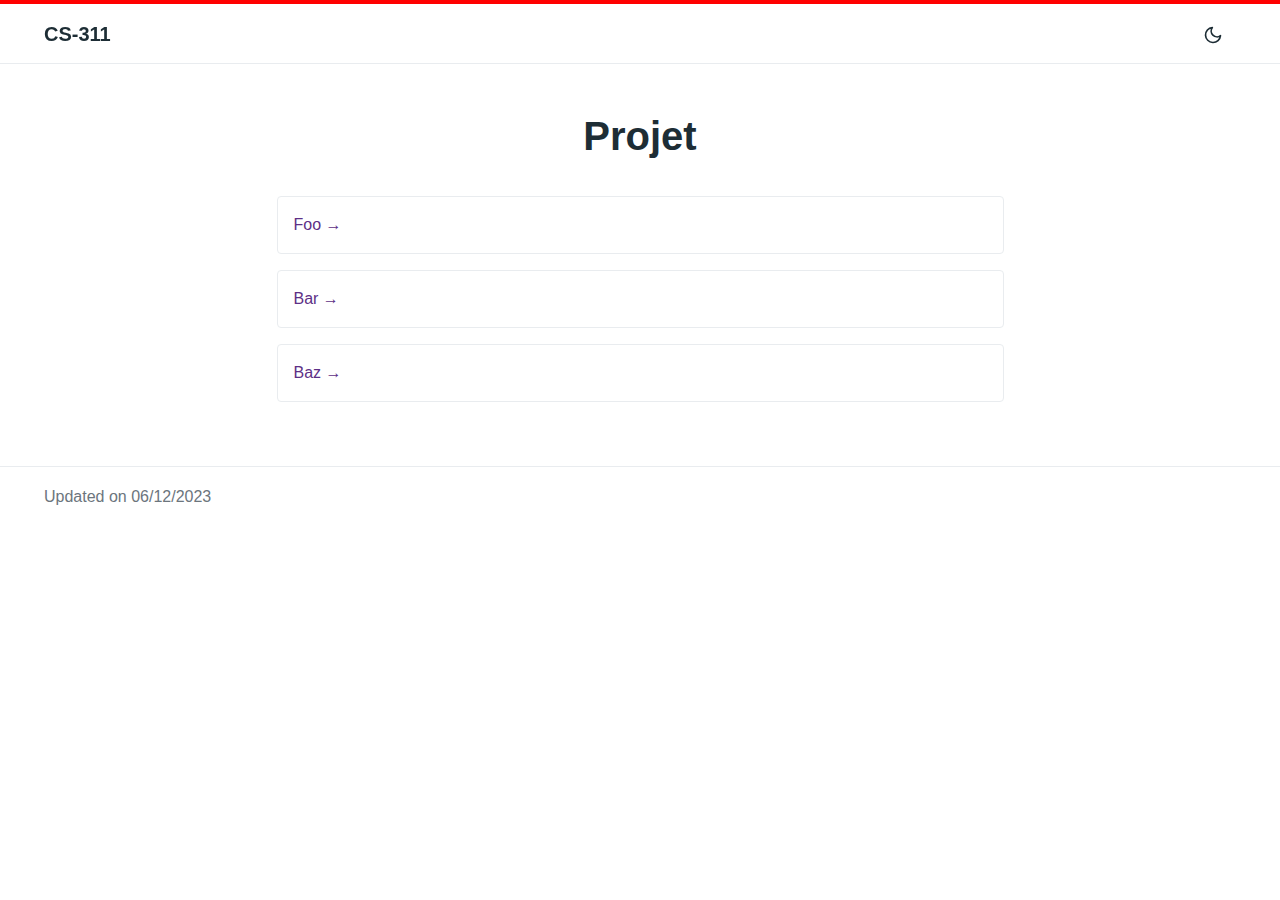
<file: main/project/index.html>
<!DOCTYPE html>
<html lang="en-US">
<head>
<meta charset="utf-8">
<meta http-equiv="x-ua-compatible" content="ie=edge">
<meta name="viewport" content="width=device-width, initial-scale=1, shrink-to-fit=no">

  <link rel="preload" as="font" href="https://swent-epfl.github.io/fonts/vendor/jost/jost-v4-latin-regular.woff2" type="font/woff2" crossorigin>
  <link rel="preload" as="font" href="https://swent-epfl.github.io/fonts/vendor/jost/jost-v4-latin-700.woff2"  type="font/woff2" crossorigin>


<link rel="stylesheet" href="https://swent-epfl.github.io/main.css">



  
  
    
  

  
  
  
    
    
  
  
  
    
  
  
  


  <meta name="robots" content="index, follow">
  <meta name="googlebot" content="index, follow, max-snippet:-1, max-image-preview:large, max-video-preview:-1">
  <meta name="bingbot" content="index, follow, max-snippet:-1, max-image-preview:large, max-video-preview:-1">


	


	

<title>Projet | CS-311</title>
<meta name="description" content="An unofficial theme originally created for the CS-212 course">
<link rel="canonical" href="https://swent-epfl.github.io/main/project/">










<script type="application/ld+json">
  {
    "@context": "http://schema.org",
    "@type": "BreadcrumbList",
    
      
      
        
        
        
        
        
        
        
        
          {
            "@type": "ListItem",
            "position":  1 ,
            "name": "Home",
            "item": "https://swent-epfl.github.io/"
          },
          
          
          {
            "@type": "ListItem",
            "position":  2 ,
            "name": "Main",
            "item": "https://swent-epfl.github.io/main/"
          },
        
      
        
        
        
        
        
        
        
        
          
          
          {
            "@type": "ListItem",
            "position":  3 ,
            "name": "Project",
            "item": "https://swent-epfl.github.io/main/project/"
          },
        
      
    
  }
</script>






  <meta name="theme-color" content="#fff">
  <link rel="apple-touch-icon" sizes="180x180" href="https://swent-epfl.github.io/apple-touch-icon.png">
  <link rel="icon" type="image/png" sizes="32x32" href="https://swent-epfl.github.io/favicon-32x32.png">
  <link rel="icon" type="image/png" sizes="16x16" href="https://swent-epfl.github.io/favicon-16x16.png">
  
    <link rel="manifest" href="https://swent-epfl.github.io/site.webmanifest" crossorigin>
  


  

</head>

  

<body class="docs list">
  
  
  
  
<div class="header-bar fixed-top"></div>
<header class="navbar fixed-top navbar-expand-md navbar-light">
	<div class="container">
		<input class="menu-btn order-0" type="checkbox" id="menu-btn">
		<label class="menu-icon d-md-none" for="menu-btn"><span class="navicon"></span></label>
		<a class="navbar-brand order-1 order-md-0 me-auto" href="https://swent-epfl.github.io/">CS-311</a>
		<button id="mode" class="btn btn-link order-2 order-md-4" type="button" aria-label="Toggle mode">
			<span class="toggle-dark"><svg xmlns="http://www.w3.org/2000/svg" width="20" height="20" viewBox="0 0 24 24" fill="none" stroke="currentColor" stroke-width="2" stroke-linecap="round" stroke-linejoin="round" class="feather feather-moon"><path d="M21 12.79A9 9 0 1 1 11.21 3 7 7 0 0 0 21 12.79z"></path></svg></span>
			<span class="toggle-light"><svg xmlns="http://www.w3.org/2000/svg" width="20" height="20" viewBox="0 0 24 24" fill="none" stroke="currentColor" stroke-width="2" stroke-linecap="round" stroke-linejoin="round" class="feather feather-sun"><circle cx="12" cy="12" r="5"></circle><line x1="12" y1="1" x2="12" y2="3"></line><line x1="12" y1="21" x2="12" y2="23"></line><line x1="4.22" y1="4.22" x2="5.64" y2="5.64"></line><line x1="18.36" y1="18.36" x2="19.78" y2="19.78"></line><line x1="1" y1="12" x2="3" y2="12"></line><line x1="21" y1="12" x2="23" y2="12"></line><line x1="4.22" y1="19.78" x2="5.64" y2="18.36"></line><line x1="18.36" y1="5.64" x2="19.78" y2="4.22"></line></svg></span>
		</button>
		<ul class="navbar-nav fork-me order-3 order-md-5">
			
		</ul>
		<div class="collapse navbar-collapse order-4 order-md-1">
			<ul class="navbar-nav main-nav me-auto order-5 order-md-2">
				
					
				
				
				
			</ul>
			<div class="break order-6 d-md-none"></div>
			
		</div>
	</div>
</header>



  
<div class="wrap container" role="document">
  <div class="content">
    <div class="row justify-content-center">
      <div class="col-md-12 col-lg-10 col-xxl-8">
        <article>
          <h1 class="text-center">Projet</h1>
          <div class="text-center"></div>
          <div class="card-list">
            
            
            
              
                
                <div class="card my-3">
                  <div class="card-body">
                    <a class="stretched-link" href="https:&#x2F;&#x2F;swent-epfl.github.io&#x2F;main&#x2F;project&#x2F;foo&#x2F;">Foo &rarr;</a>
                  </div>
                </div>
                
              
            
              
                
                <div class="card my-3">
                  <div class="card-body">
                    <a class="stretched-link" href="https:&#x2F;&#x2F;swent-epfl.github.io&#x2F;main&#x2F;project&#x2F;bar&#x2F;">Bar &rarr;</a>
                  </div>
                </div>
                
              
            
              
                
                <div class="card my-3">
                  <div class="card-body">
                    <a class="stretched-link" href="https:&#x2F;&#x2F;swent-epfl.github.io&#x2F;main&#x2F;project&#x2F;baz&#x2F;">Baz &rarr;</a>
                  </div>
                </div>
                
              
            
            
          </div>
        </article>
      </div>
    </div>
  </div>
</div>


  
    
<footer class="footer text-muted">
	<div class="container">
		<div class="row">
			<div class="col-lg-8 order-last order-lg-first">
				<ul class="list-inline">
                    <li class="list-inline-item">Updated on 06&#x2F;12&#x2F;2023</li>
				</ul>
			</div>
			<div class="col-lg-8 order-first order-lg-last text-lg-end">
				<ul class="list-inline">
					
				</ul>
			</div>
		</div>
	</div>
</footer>

  

  
<script type="text/javascript" src="https://swent-epfl.github.io/js/main.js" defer></script>

  
</body>
</html>
</file>
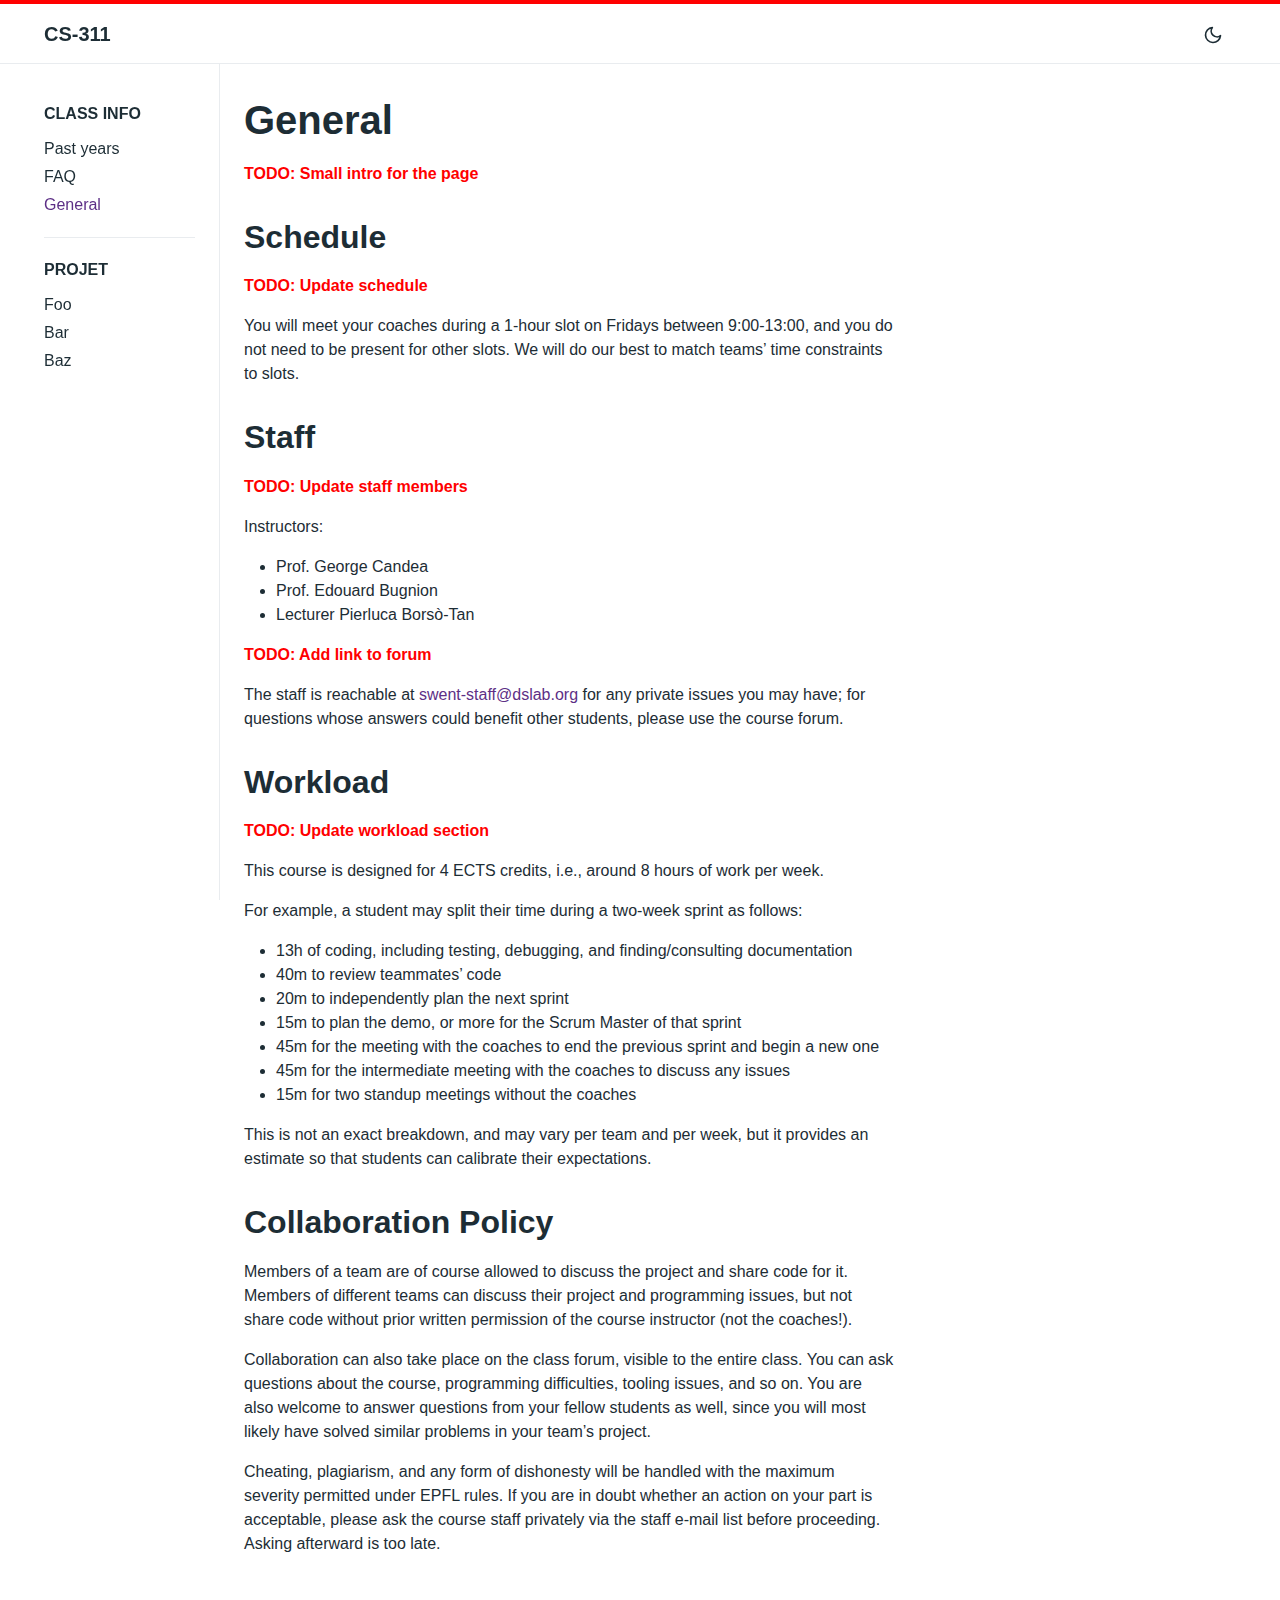
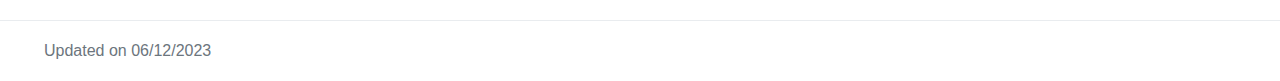
<file: main/info/general/index.html>
<!DOCTYPE html>
<html lang="en-US">
<head>
<meta charset="utf-8">
<meta http-equiv="x-ua-compatible" content="ie=edge">
<meta name="viewport" content="width=device-width, initial-scale=1, shrink-to-fit=no">

  <link rel="preload" as="font" href="https://swent-epfl.github.io/fonts/vendor/jost/jost-v4-latin-regular.woff2" type="font/woff2" crossorigin>
  <link rel="preload" as="font" href="https://swent-epfl.github.io/fonts/vendor/jost/jost-v4-latin-700.woff2"  type="font/woff2" crossorigin>


<link rel="stylesheet" href="https://swent-epfl.github.io/main.css">



  
  
    
  

  
  
    
    
  
  
  
    
  
  
    
  
  
    
  
  
    
  
  
  


  <meta name="robots" content="index, follow">
  <meta name="googlebot" content="index, follow, max-snippet:-1, max-image-preview:large, max-video-preview:-1">
  <meta name="bingbot" content="index, follow, max-snippet:-1, max-image-preview:large, max-video-preview:-1">


	


	

<title>General | CS-311</title>
<meta name="description" content="An unofficial theme originally created for the CS-212 course">
<link rel="canonical" href="https://swent-epfl.github.io/main/info/general/">










<script type="application/ld+json">
  {
    "@context": "http://schema.org",
    "@type": "BreadcrumbList",
    
      
      
        
        
        
        
        
        
        
        
          {
            "@type": "ListItem",
            "position":  1 ,
            "name": "Home",
            "item": "https://swent-epfl.github.io/"
          },
          
          
          {
            "@type": "ListItem",
            "position":  2 ,
            "name": "Main",
            "item": "https://swent-epfl.github.io/main/"
          },
        
      
        
        
        
        
        
        
        
        
          
          
          {
            "@type": "ListItem",
            "position":  3 ,
            "name": "Info",
            "item": "https://swent-epfl.github.io/main/info/"
          },
        
      
        
        
        
        
        
        
        
        
          
          
          {
            "@type": "ListItem",
            "position":  4 ,
            "name": "General",
            "item": "https://swent-epfl.github.io/main/info/general/"
          },
        
      
    
  }
</script>






  <meta name="theme-color" content="#fff">
  <link rel="apple-touch-icon" sizes="180x180" href="https://swent-epfl.github.io/apple-touch-icon.png">
  <link rel="icon" type="image/png" sizes="32x32" href="https://swent-epfl.github.io/favicon-32x32.png">
  <link rel="icon" type="image/png" sizes="16x16" href="https://swent-epfl.github.io/favicon-16x16.png">
  
    <link rel="manifest" href="https://swent-epfl.github.io/site.webmanifest" crossorigin>
  


  

</head>

  

<body class="docs single">
  
  
  
  
<div class="header-bar fixed-top"></div>
<header class="navbar fixed-top navbar-expand-md navbar-light">
	<div class="container">
		<input class="menu-btn order-0" type="checkbox" id="menu-btn">
		<label class="menu-icon d-md-none" for="menu-btn"><span class="navicon"></span></label>
		<a class="navbar-brand order-1 order-md-0 me-auto" href="https://swent-epfl.github.io/">CS-311</a>
		<button id="mode" class="btn btn-link order-2 order-md-4" type="button" aria-label="Toggle mode">
			<span class="toggle-dark"><svg xmlns="http://www.w3.org/2000/svg" width="20" height="20" viewBox="0 0 24 24" fill="none" stroke="currentColor" stroke-width="2" stroke-linecap="round" stroke-linejoin="round" class="feather feather-moon"><path d="M21 12.79A9 9 0 1 1 11.21 3 7 7 0 0 0 21 12.79z"></path></svg></span>
			<span class="toggle-light"><svg xmlns="http://www.w3.org/2000/svg" width="20" height="20" viewBox="0 0 24 24" fill="none" stroke="currentColor" stroke-width="2" stroke-linecap="round" stroke-linejoin="round" class="feather feather-sun"><circle cx="12" cy="12" r="5"></circle><line x1="12" y1="1" x2="12" y2="3"></line><line x1="12" y1="21" x2="12" y2="23"></line><line x1="4.22" y1="4.22" x2="5.64" y2="5.64"></line><line x1="18.36" y1="18.36" x2="19.78" y2="19.78"></line><line x1="1" y1="12" x2="3" y2="12"></line><line x1="21" y1="12" x2="23" y2="12"></line><line x1="4.22" y1="19.78" x2="5.64" y2="18.36"></line><line x1="18.36" y1="5.64" x2="19.78" y2="4.22"></line></svg></span>
		</button>
		<ul class="navbar-nav fork-me order-3 order-md-5">
			
		</ul>
		<div class="collapse navbar-collapse order-4 order-md-1">
			<ul class="navbar-nav main-nav me-auto order-5 order-md-2">
				
					
				
				
				
			</ul>
			<div class="break order-6 d-md-none"></div>
			
		</div>
	</div>
</header>



  
<div class="wrap container" role="document">
  <div class="content">
    <div class="row flex-xl-nowrap">
	  
<div class="col-lg-5 col-xl-4 docs-sidebar">
    <nav class="docs-links" aria-label="Main navigation">
        
        
        
        
            
            
            
                <h3>Class info</h3>
                <ul class="list-unstyled">
                
                  
                    
                        <li><a class="docs-link" href="https://swent-epfl.github.io/main/info/past-years/">Past years</a></li>
                     
                  
                
                  
                    
                        <li><a class="docs-link" href="https://swent-epfl.github.io/main/info/faq/">FAQ</a></li>
                     
                  
                
                  
                    
                        <li><a class="docs-link active" href="https://swent-epfl.github.io/main/info/general/">General</a></li>
                     
                  
                
            </ul>
            
            
            
            
                <h3>Projet</h3>
                <ul class="list-unstyled">
                
                  
                    
                        <li><a class="docs-link" href="https://swent-epfl.github.io/main/project/foo/">Foo</a></li>
                     
                  
                
                  
                    
                        <li><a class="docs-link" href="https://swent-epfl.github.io/main/project/bar/">Bar</a></li>
                     
                  
                
                  
                    
                        <li><a class="docs-link" href="https://swent-epfl.github.io/main/project/baz/">Baz</a></li>
                     
                  
                
            </ul>
            
            
        
    </nav>
</div>

	  
  

      
        
        <main class="docs-content col-lg-11 col-xl-9">
          <h1>General</h1>
          
          <div>
    <p style="color:red;font-weight:bold;">TODO: Small intro for the page</p>
</div>
<h2 id="schedule">Schedule</h2>
<div>
    <p style="color:red;font-weight:bold;">TODO: Update schedule</p>
</div>
<p>You will meet your coaches during a 1-hour slot on Fridays between 9:00-13:00, and you do not need to be present for other slots. We will do our best to match teams’ time constraints to slots.</p>
<h2 id="staff">Staff</h2>
<div>
    <p style="color:red;font-weight:bold;">TODO: Update staff members</p>
</div>
<p>Instructors:</p>
<ul>
<li>Prof. George Candea</li>
<li>Prof. Edouard Bugnion</li>
<li>Lecturer Pierluca Borsò-Tan</li>
</ul>
<div>
    <p style="color:red;font-weight:bold;">TODO: Add link to forum</p>
</div>
<p>The staff is reachable at <a href="mailto:swent-staff@dslab.org">swent-staff@dslab.org</a> for any private issues you may have; for questions whose answers could benefit other students, please use the course forum.</p>
<h2 id="workload">Workload</h2>
<div>
    <p style="color:red;font-weight:bold;">TODO: Update workload section</p>
</div>
<p>This course is designed for 4 ECTS credits, i.e., around 8 hours of work per week.</p>
<p>For example, a student may split their time during a two-week sprint as follows:</p>
<ul>
<li>13h of coding, including testing, debugging, and finding/consulting documentation</li>
<li>40m to review teammates’ code</li>
<li>20m to independently plan the next sprint</li>
<li>15m to plan the demo, or more for the Scrum Master of that sprint</li>
<li>45m for the meeting with the coaches to end the previous sprint and begin a new one</li>
<li>45m for the intermediate meeting with the coaches to discuss any issues</li>
<li>15m for two standup meetings without the coaches</li>
</ul>
<p>This is not an exact breakdown, and may vary per team and per week, but it provides an estimate so that students can calibrate their expectations.</p>
<h2 id="collaboration-policy">Collaboration Policy</h2>
<p>Members of a team are of course allowed to discuss the project and share code for it. Members of different teams can discuss their project and programming issues, but not share code without prior written permission of the course instructor (not the coaches!).</p>
<p>Collaboration can also take place on the class forum, visible to the entire class. You can ask questions about the course, programming difficulties, tooling issues, and so on. You are also welcome to answer questions from your fellow students as well, since you will most likely have solved similar problems in your team’s project.</p>
<p>Cheating, plagiarism, and any form of dishonesty will be handled with the maximum severity permitted under EPFL rules. If you are in doubt whether an action on your part is acceptable, please ask the course staff privately via the staff e-mail list before proceeding. Asking afterward is too late.</p>

        </main>
        
      
    </div>
  </div>
</div>


  
    
<footer class="footer text-muted">
	<div class="container">
		<div class="row">
			<div class="col-lg-8 order-last order-lg-first">
				<ul class="list-inline">
                    <li class="list-inline-item">Updated on 06&#x2F;12&#x2F;2023</li>
				</ul>
			</div>
			<div class="col-lg-8 order-first order-lg-last text-lg-end">
				<ul class="list-inline">
					
				</ul>
			</div>
		</div>
	</div>
</footer>

  

  
<script type="text/javascript" src="https://swent-epfl.github.io/js/main.js" defer></script>

  
</body>
</html>
</file>
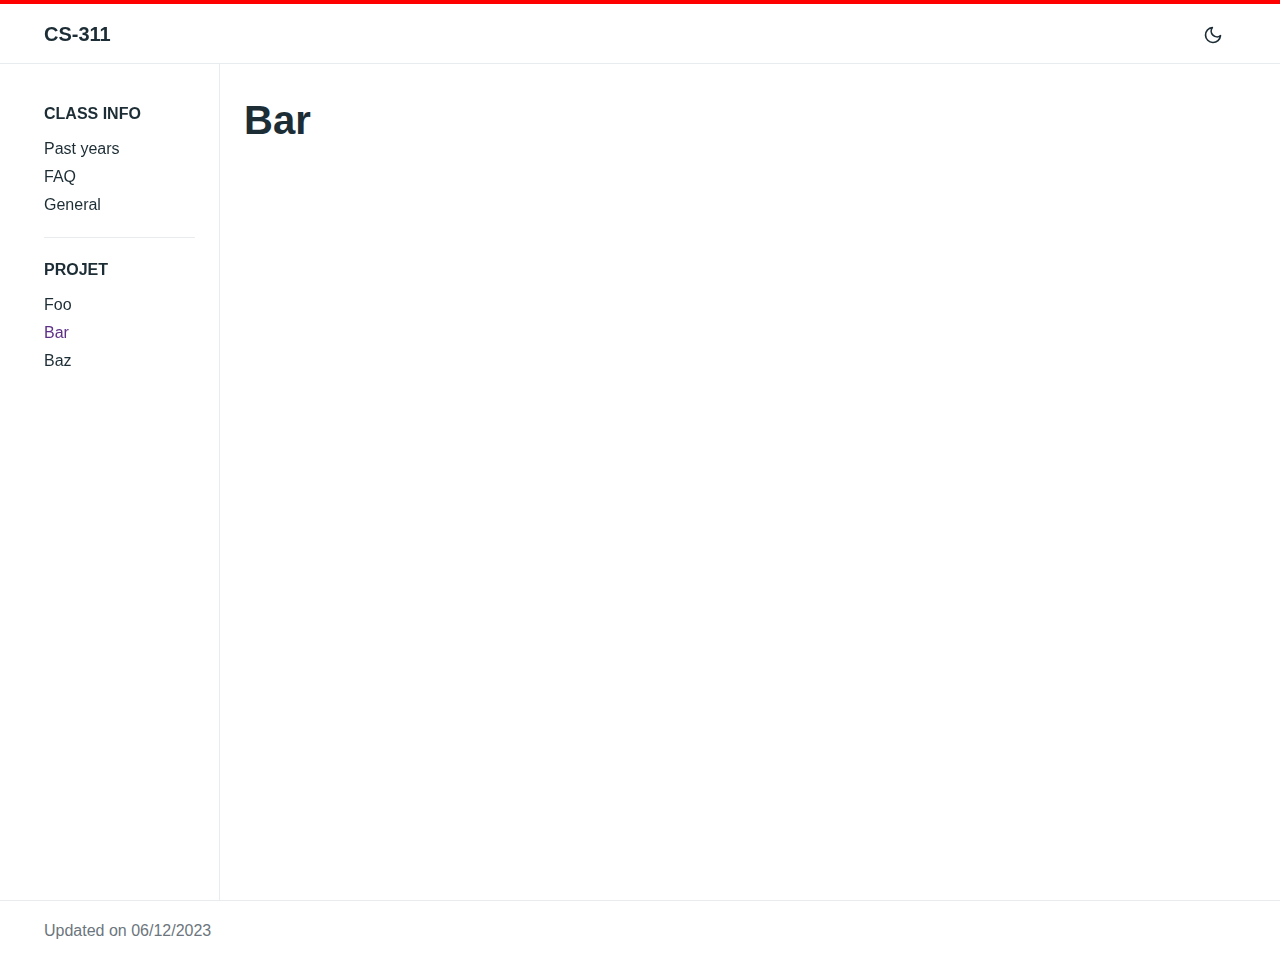
<file: main/project/bar/index.html>
<!DOCTYPE html>
<html lang="en-US">
<head>
<meta charset="utf-8">
<meta http-equiv="x-ua-compatible" content="ie=edge">
<meta name="viewport" content="width=device-width, initial-scale=1, shrink-to-fit=no">

  <link rel="preload" as="font" href="https://swent-epfl.github.io/fonts/vendor/jost/jost-v4-latin-regular.woff2" type="font/woff2" crossorigin>
  <link rel="preload" as="font" href="https://swent-epfl.github.io/fonts/vendor/jost/jost-v4-latin-700.woff2"  type="font/woff2" crossorigin>


<link rel="stylesheet" href="https://swent-epfl.github.io/main.css">



  
  
    
  

  
  
    
    
  
  
  
    
  
  
    
  
  
    
  
  
    
  
  
  


  <meta name="robots" content="index, follow">
  <meta name="googlebot" content="index, follow, max-snippet:-1, max-image-preview:large, max-video-preview:-1">
  <meta name="bingbot" content="index, follow, max-snippet:-1, max-image-preview:large, max-video-preview:-1">


	


	

<title>Bar | CS-311</title>
<meta name="description" content="An unofficial theme originally created for the CS-212 course">
<link rel="canonical" href="https://swent-epfl.github.io/main/project/bar/">










<script type="application/ld+json">
  {
    "@context": "http://schema.org",
    "@type": "BreadcrumbList",
    
      
      
        
        
        
        
        
        
        
        
          {
            "@type": "ListItem",
            "position":  1 ,
            "name": "Home",
            "item": "https://swent-epfl.github.io/"
          },
          
          
          {
            "@type": "ListItem",
            "position":  2 ,
            "name": "Main",
            "item": "https://swent-epfl.github.io/main/"
          },
        
      
        
        
        
        
        
        
        
        
          
          
          {
            "@type": "ListItem",
            "position":  3 ,
            "name": "Project",
            "item": "https://swent-epfl.github.io/main/project/"
          },
        
      
        
        
        
        
        
        
        
        
          
          
          {
            "@type": "ListItem",
            "position":  4 ,
            "name": "Bar",
            "item": "https://swent-epfl.github.io/main/project/bar/"
          },
        
      
    
  }
</script>






  <meta name="theme-color" content="#fff">
  <link rel="apple-touch-icon" sizes="180x180" href="https://swent-epfl.github.io/apple-touch-icon.png">
  <link rel="icon" type="image/png" sizes="32x32" href="https://swent-epfl.github.io/favicon-32x32.png">
  <link rel="icon" type="image/png" sizes="16x16" href="https://swent-epfl.github.io/favicon-16x16.png">
  
    <link rel="manifest" href="https://swent-epfl.github.io/site.webmanifest" crossorigin>
  


  

</head>

  

<body class="docs single">
  
  
  
  
<div class="header-bar fixed-top"></div>
<header class="navbar fixed-top navbar-expand-md navbar-light">
	<div class="container">
		<input class="menu-btn order-0" type="checkbox" id="menu-btn">
		<label class="menu-icon d-md-none" for="menu-btn"><span class="navicon"></span></label>
		<a class="navbar-brand order-1 order-md-0 me-auto" href="https://swent-epfl.github.io/">CS-311</a>
		<button id="mode" class="btn btn-link order-2 order-md-4" type="button" aria-label="Toggle mode">
			<span class="toggle-dark"><svg xmlns="http://www.w3.org/2000/svg" width="20" height="20" viewBox="0 0 24 24" fill="none" stroke="currentColor" stroke-width="2" stroke-linecap="round" stroke-linejoin="round" class="feather feather-moon"><path d="M21 12.79A9 9 0 1 1 11.21 3 7 7 0 0 0 21 12.79z"></path></svg></span>
			<span class="toggle-light"><svg xmlns="http://www.w3.org/2000/svg" width="20" height="20" viewBox="0 0 24 24" fill="none" stroke="currentColor" stroke-width="2" stroke-linecap="round" stroke-linejoin="round" class="feather feather-sun"><circle cx="12" cy="12" r="5"></circle><line x1="12" y1="1" x2="12" y2="3"></line><line x1="12" y1="21" x2="12" y2="23"></line><line x1="4.22" y1="4.22" x2="5.64" y2="5.64"></line><line x1="18.36" y1="18.36" x2="19.78" y2="19.78"></line><line x1="1" y1="12" x2="3" y2="12"></line><line x1="21" y1="12" x2="23" y2="12"></line><line x1="4.22" y1="19.78" x2="5.64" y2="18.36"></line><line x1="18.36" y1="5.64" x2="19.78" y2="4.22"></line></svg></span>
		</button>
		<ul class="navbar-nav fork-me order-3 order-md-5">
			
		</ul>
		<div class="collapse navbar-collapse order-4 order-md-1">
			<ul class="navbar-nav main-nav me-auto order-5 order-md-2">
				
					
				
				
				
			</ul>
			<div class="break order-6 d-md-none"></div>
			
		</div>
	</div>
</header>



  
<div class="wrap container" role="document">
  <div class="content">
    <div class="row flex-xl-nowrap">
	  
<div class="col-lg-5 col-xl-4 docs-sidebar">
    <nav class="docs-links" aria-label="Main navigation">
        
        
        
        
            
            
            
                <h3>Class info</h3>
                <ul class="list-unstyled">
                
                  
                    
                        <li><a class="docs-link" href="https://swent-epfl.github.io/main/info/past-years/">Past years</a></li>
                     
                  
                
                  
                    
                        <li><a class="docs-link" href="https://swent-epfl.github.io/main/info/faq/">FAQ</a></li>
                     
                  
                
                  
                    
                        <li><a class="docs-link" href="https://swent-epfl.github.io/main/info/general/">General</a></li>
                     
                  
                
            </ul>
            
            
            
            
                <h3>Projet</h3>
                <ul class="list-unstyled">
                
                  
                    
                        <li><a class="docs-link" href="https://swent-epfl.github.io/main/project/foo/">Foo</a></li>
                     
                  
                
                  
                    
                        <li><a class="docs-link active" href="https://swent-epfl.github.io/main/project/bar/">Bar</a></li>
                     
                  
                
                  
                    
                        <li><a class="docs-link" href="https://swent-epfl.github.io/main/project/baz/">Baz</a></li>
                     
                  
                
            </ul>
            
            
        
    </nav>
</div>

	  
  

      
        
        <main class="docs-content col-lg-11 col-xl-9">
          <h1>Bar</h1>
          
          
        </main>
        
      
    </div>
  </div>
</div>


  
    
<footer class="footer text-muted">
	<div class="container">
		<div class="row">
			<div class="col-lg-8 order-last order-lg-first">
				<ul class="list-inline">
                    <li class="list-inline-item">Updated on 06&#x2F;12&#x2F;2023</li>
				</ul>
			</div>
			<div class="col-lg-8 order-first order-lg-last text-lg-end">
				<ul class="list-inline">
					
				</ul>
			</div>
		</div>
	</div>
</footer>

  

  
<script type="text/javascript" src="https://swent-epfl.github.io/js/main.js" defer></script>

  
</body>
</html>
</file>
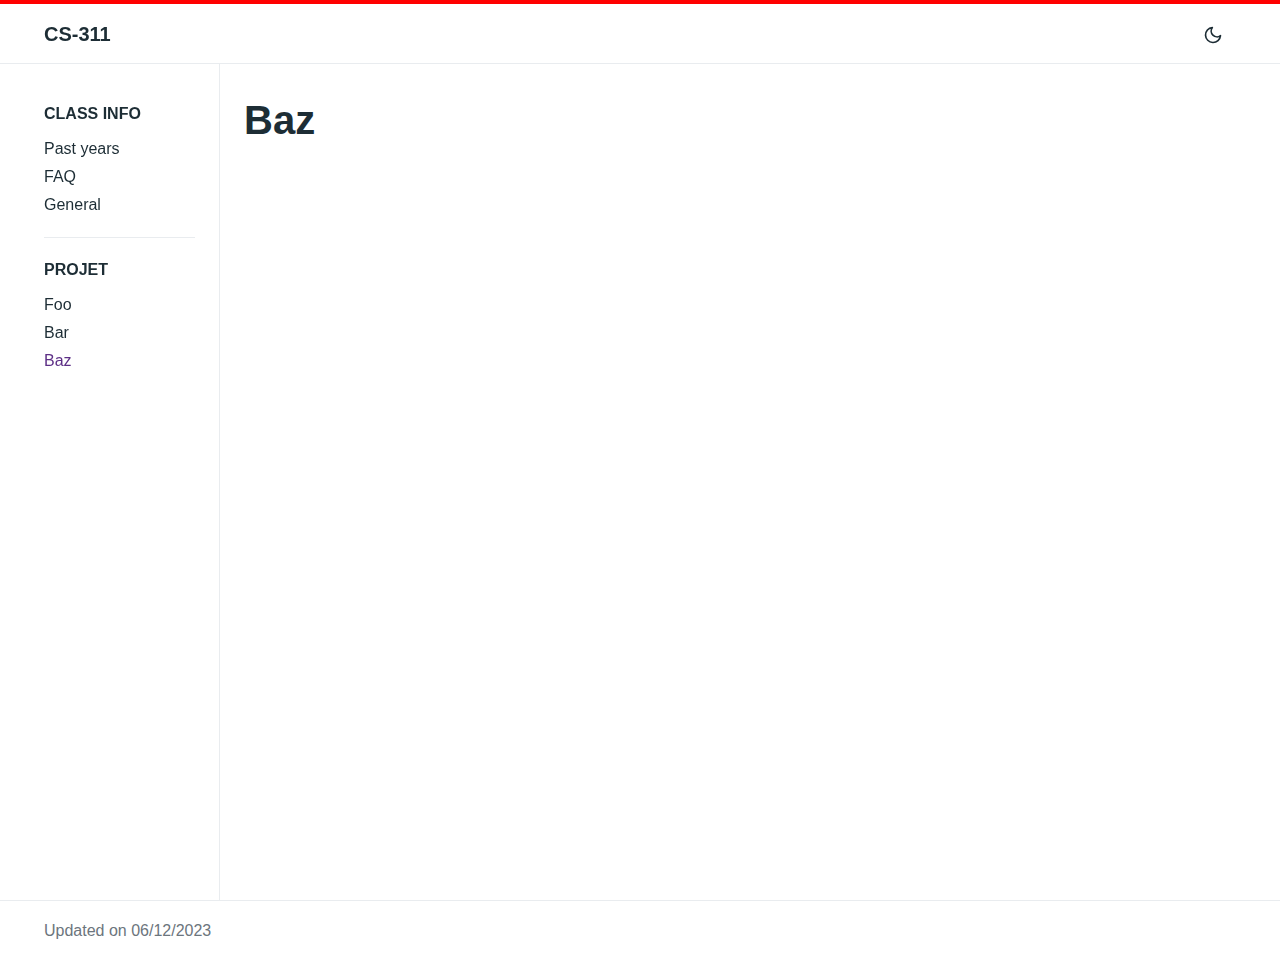
<file: main/project/baz/index.html>
<!DOCTYPE html>
<html lang="en-US">
<head>
<meta charset="utf-8">
<meta http-equiv="x-ua-compatible" content="ie=edge">
<meta name="viewport" content="width=device-width, initial-scale=1, shrink-to-fit=no">

  <link rel="preload" as="font" href="https://swent-epfl.github.io/fonts/vendor/jost/jost-v4-latin-regular.woff2" type="font/woff2" crossorigin>
  <link rel="preload" as="font" href="https://swent-epfl.github.io/fonts/vendor/jost/jost-v4-latin-700.woff2"  type="font/woff2" crossorigin>


<link rel="stylesheet" href="https://swent-epfl.github.io/main.css">



  
  
    
  

  
  
    
    
  
  
  
    
  
  
    
  
  
    
  
  
    
  
  
  


  <meta name="robots" content="index, follow">
  <meta name="googlebot" content="index, follow, max-snippet:-1, max-image-preview:large, max-video-preview:-1">
  <meta name="bingbot" content="index, follow, max-snippet:-1, max-image-preview:large, max-video-preview:-1">


	


	

<title>Baz | CS-311</title>
<meta name="description" content="An unofficial theme originally created for the CS-212 course">
<link rel="canonical" href="https://swent-epfl.github.io/main/project/baz/">










<script type="application/ld+json">
  {
    "@context": "http://schema.org",
    "@type": "BreadcrumbList",
    
      
      
        
        
        
        
        
        
        
        
          {
            "@type": "ListItem",
            "position":  1 ,
            "name": "Home",
            "item": "https://swent-epfl.github.io/"
          },
          
          
          {
            "@type": "ListItem",
            "position":  2 ,
            "name": "Main",
            "item": "https://swent-epfl.github.io/main/"
          },
        
      
        
        
        
        
        
        
        
        
          
          
          {
            "@type": "ListItem",
            "position":  3 ,
            "name": "Project",
            "item": "https://swent-epfl.github.io/main/project/"
          },
        
      
        
        
        
        
        
        
        
        
          
          
          {
            "@type": "ListItem",
            "position":  4 ,
            "name": "Baz",
            "item": "https://swent-epfl.github.io/main/project/baz/"
          },
        
      
    
  }
</script>






  <meta name="theme-color" content="#fff">
  <link rel="apple-touch-icon" sizes="180x180" href="https://swent-epfl.github.io/apple-touch-icon.png">
  <link rel="icon" type="image/png" sizes="32x32" href="https://swent-epfl.github.io/favicon-32x32.png">
  <link rel="icon" type="image/png" sizes="16x16" href="https://swent-epfl.github.io/favicon-16x16.png">
  
    <link rel="manifest" href="https://swent-epfl.github.io/site.webmanifest" crossorigin>
  


  

</head>

  

<body class="docs single">
  
  
  
  
<div class="header-bar fixed-top"></div>
<header class="navbar fixed-top navbar-expand-md navbar-light">
	<div class="container">
		<input class="menu-btn order-0" type="checkbox" id="menu-btn">
		<label class="menu-icon d-md-none" for="menu-btn"><span class="navicon"></span></label>
		<a class="navbar-brand order-1 order-md-0 me-auto" href="https://swent-epfl.github.io/">CS-311</a>
		<button id="mode" class="btn btn-link order-2 order-md-4" type="button" aria-label="Toggle mode">
			<span class="toggle-dark"><svg xmlns="http://www.w3.org/2000/svg" width="20" height="20" viewBox="0 0 24 24" fill="none" stroke="currentColor" stroke-width="2" stroke-linecap="round" stroke-linejoin="round" class="feather feather-moon"><path d="M21 12.79A9 9 0 1 1 11.21 3 7 7 0 0 0 21 12.79z"></path></svg></span>
			<span class="toggle-light"><svg xmlns="http://www.w3.org/2000/svg" width="20" height="20" viewBox="0 0 24 24" fill="none" stroke="currentColor" stroke-width="2" stroke-linecap="round" stroke-linejoin="round" class="feather feather-sun"><circle cx="12" cy="12" r="5"></circle><line x1="12" y1="1" x2="12" y2="3"></line><line x1="12" y1="21" x2="12" y2="23"></line><line x1="4.22" y1="4.22" x2="5.64" y2="5.64"></line><line x1="18.36" y1="18.36" x2="19.78" y2="19.78"></line><line x1="1" y1="12" x2="3" y2="12"></line><line x1="21" y1="12" x2="23" y2="12"></line><line x1="4.22" y1="19.78" x2="5.64" y2="18.36"></line><line x1="18.36" y1="5.64" x2="19.78" y2="4.22"></line></svg></span>
		</button>
		<ul class="navbar-nav fork-me order-3 order-md-5">
			
		</ul>
		<div class="collapse navbar-collapse order-4 order-md-1">
			<ul class="navbar-nav main-nav me-auto order-5 order-md-2">
				
					
				
				
				
			</ul>
			<div class="break order-6 d-md-none"></div>
			
		</div>
	</div>
</header>



  
<div class="wrap container" role="document">
  <div class="content">
    <div class="row flex-xl-nowrap">
	  
<div class="col-lg-5 col-xl-4 docs-sidebar">
    <nav class="docs-links" aria-label="Main navigation">
        
        
        
        
            
            
            
                <h3>Class info</h3>
                <ul class="list-unstyled">
                
                  
                    
                        <li><a class="docs-link" href="https://swent-epfl.github.io/main/info/past-years/">Past years</a></li>
                     
                  
                
                  
                    
                        <li><a class="docs-link" href="https://swent-epfl.github.io/main/info/faq/">FAQ</a></li>
                     
                  
                
                  
                    
                        <li><a class="docs-link" href="https://swent-epfl.github.io/main/info/general/">General</a></li>
                     
                  
                
            </ul>
            
            
            
            
                <h3>Projet</h3>
                <ul class="list-unstyled">
                
                  
                    
                        <li><a class="docs-link" href="https://swent-epfl.github.io/main/project/foo/">Foo</a></li>
                     
                  
                
                  
                    
                        <li><a class="docs-link" href="https://swent-epfl.github.io/main/project/bar/">Bar</a></li>
                     
                  
                
                  
                    
                        <li><a class="docs-link active" href="https://swent-epfl.github.io/main/project/baz/">Baz</a></li>
                     
                  
                
            </ul>
            
            
        
    </nav>
</div>

	  
  

      
        
        <main class="docs-content col-lg-11 col-xl-9">
          <h1>Baz</h1>
          
          
        </main>
        
      
    </div>
  </div>
</div>


  
    
<footer class="footer text-muted">
	<div class="container">
		<div class="row">
			<div class="col-lg-8 order-last order-lg-first">
				<ul class="list-inline">
                    <li class="list-inline-item">Updated on 06&#x2F;12&#x2F;2023</li>
				</ul>
			</div>
			<div class="col-lg-8 order-first order-lg-last text-lg-end">
				<ul class="list-inline">
					
				</ul>
			</div>
		</div>
	</div>
</footer>

  

  
<script type="text/javascript" src="https://swent-epfl.github.io/js/main.js" defer></script>

  
</body>
</html>
</file>
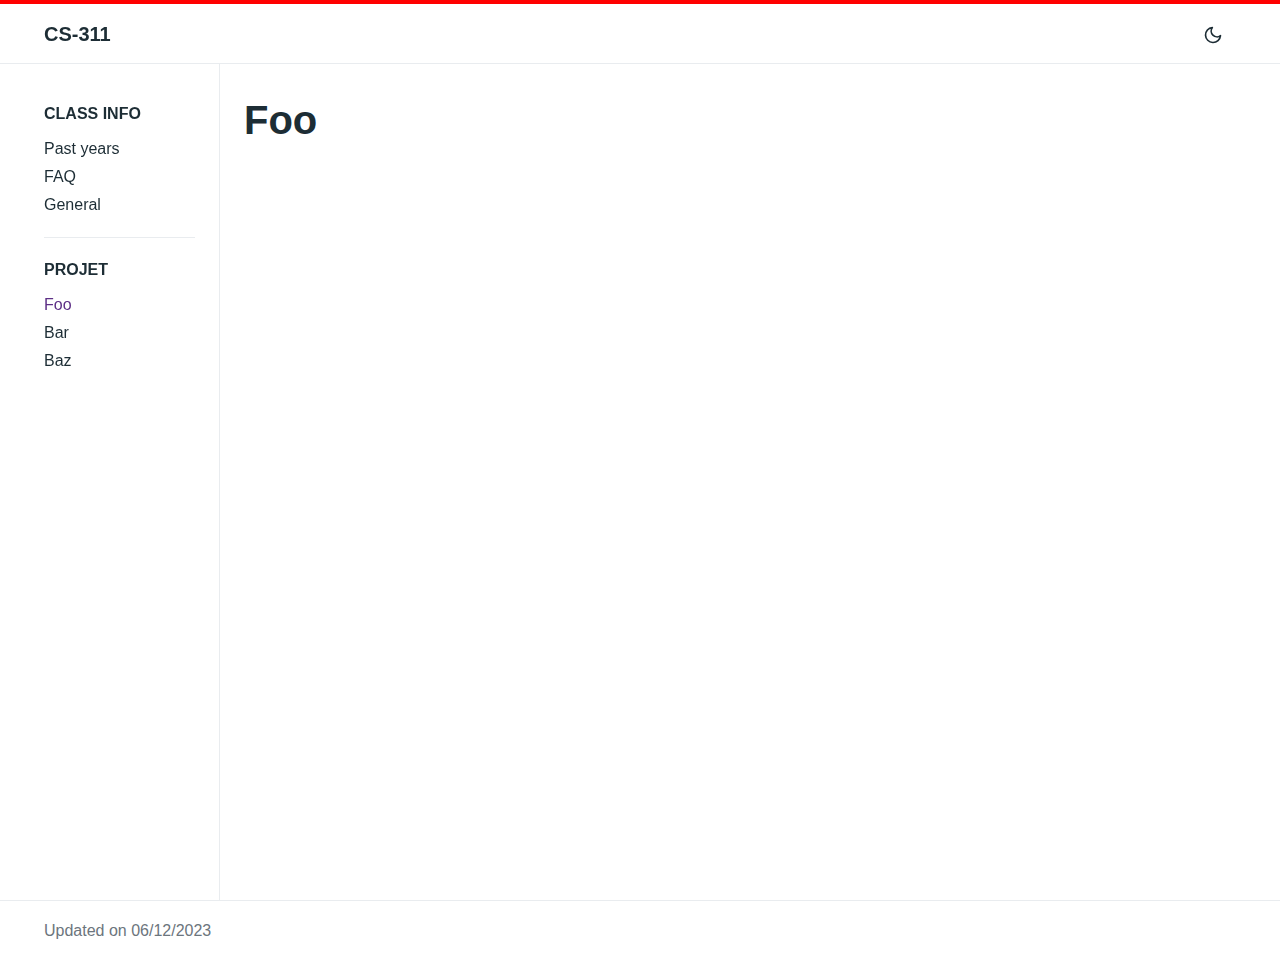
<file: main/project/foo/index.html>
<!DOCTYPE html>
<html lang="en-US">
<head>
<meta charset="utf-8">
<meta http-equiv="x-ua-compatible" content="ie=edge">
<meta name="viewport" content="width=device-width, initial-scale=1, shrink-to-fit=no">

  <link rel="preload" as="font" href="https://swent-epfl.github.io/fonts/vendor/jost/jost-v4-latin-regular.woff2" type="font/woff2" crossorigin>
  <link rel="preload" as="font" href="https://swent-epfl.github.io/fonts/vendor/jost/jost-v4-latin-700.woff2"  type="font/woff2" crossorigin>


<link rel="stylesheet" href="https://swent-epfl.github.io/main.css">



  
  
    
  

  
  
    
    
  
  
  
    
  
  
    
  
  
    
  
  
    
  
  
  


  <meta name="robots" content="index, follow">
  <meta name="googlebot" content="index, follow, max-snippet:-1, max-image-preview:large, max-video-preview:-1">
  <meta name="bingbot" content="index, follow, max-snippet:-1, max-image-preview:large, max-video-preview:-1">


	


	

<title>Foo | CS-311</title>
<meta name="description" content="An unofficial theme originally created for the CS-212 course">
<link rel="canonical" href="https://swent-epfl.github.io/main/project/foo/">










<script type="application/ld+json">
  {
    "@context": "http://schema.org",
    "@type": "BreadcrumbList",
    
      
      
        
        
        
        
        
        
        
        
          {
            "@type": "ListItem",
            "position":  1 ,
            "name": "Home",
            "item": "https://swent-epfl.github.io/"
          },
          
          
          {
            "@type": "ListItem",
            "position":  2 ,
            "name": "Main",
            "item": "https://swent-epfl.github.io/main/"
          },
        
      
        
        
        
        
        
        
        
        
          
          
          {
            "@type": "ListItem",
            "position":  3 ,
            "name": "Project",
            "item": "https://swent-epfl.github.io/main/project/"
          },
        
      
        
        
        
        
        
        
        
        
          
          
          {
            "@type": "ListItem",
            "position":  4 ,
            "name": "Foo",
            "item": "https://swent-epfl.github.io/main/project/foo/"
          },
        
      
    
  }
</script>






  <meta name="theme-color" content="#fff">
  <link rel="apple-touch-icon" sizes="180x180" href="https://swent-epfl.github.io/apple-touch-icon.png">
  <link rel="icon" type="image/png" sizes="32x32" href="https://swent-epfl.github.io/favicon-32x32.png">
  <link rel="icon" type="image/png" sizes="16x16" href="https://swent-epfl.github.io/favicon-16x16.png">
  
    <link rel="manifest" href="https://swent-epfl.github.io/site.webmanifest" crossorigin>
  


  

</head>

  

<body class="docs single">
  
  
  
  
<div class="header-bar fixed-top"></div>
<header class="navbar fixed-top navbar-expand-md navbar-light">
	<div class="container">
		<input class="menu-btn order-0" type="checkbox" id="menu-btn">
		<label class="menu-icon d-md-none" for="menu-btn"><span class="navicon"></span></label>
		<a class="navbar-brand order-1 order-md-0 me-auto" href="https://swent-epfl.github.io/">CS-311</a>
		<button id="mode" class="btn btn-link order-2 order-md-4" type="button" aria-label="Toggle mode">
			<span class="toggle-dark"><svg xmlns="http://www.w3.org/2000/svg" width="20" height="20" viewBox="0 0 24 24" fill="none" stroke="currentColor" stroke-width="2" stroke-linecap="round" stroke-linejoin="round" class="feather feather-moon"><path d="M21 12.79A9 9 0 1 1 11.21 3 7 7 0 0 0 21 12.79z"></path></svg></span>
			<span class="toggle-light"><svg xmlns="http://www.w3.org/2000/svg" width="20" height="20" viewBox="0 0 24 24" fill="none" stroke="currentColor" stroke-width="2" stroke-linecap="round" stroke-linejoin="round" class="feather feather-sun"><circle cx="12" cy="12" r="5"></circle><line x1="12" y1="1" x2="12" y2="3"></line><line x1="12" y1="21" x2="12" y2="23"></line><line x1="4.22" y1="4.22" x2="5.64" y2="5.64"></line><line x1="18.36" y1="18.36" x2="19.78" y2="19.78"></line><line x1="1" y1="12" x2="3" y2="12"></line><line x1="21" y1="12" x2="23" y2="12"></line><line x1="4.22" y1="19.78" x2="5.64" y2="18.36"></line><line x1="18.36" y1="5.64" x2="19.78" y2="4.22"></line></svg></span>
		</button>
		<ul class="navbar-nav fork-me order-3 order-md-5">
			
		</ul>
		<div class="collapse navbar-collapse order-4 order-md-1">
			<ul class="navbar-nav main-nav me-auto order-5 order-md-2">
				
					
				
				
				
			</ul>
			<div class="break order-6 d-md-none"></div>
			
		</div>
	</div>
</header>



  
<div class="wrap container" role="document">
  <div class="content">
    <div class="row flex-xl-nowrap">
	  
<div class="col-lg-5 col-xl-4 docs-sidebar">
    <nav class="docs-links" aria-label="Main navigation">
        
        
        
        
            
            
            
                <h3>Class info</h3>
                <ul class="list-unstyled">
                
                  
                    
                        <li><a class="docs-link" href="https://swent-epfl.github.io/main/info/past-years/">Past years</a></li>
                     
                  
                
                  
                    
                        <li><a class="docs-link" href="https://swent-epfl.github.io/main/info/faq/">FAQ</a></li>
                     
                  
                
                  
                    
                        <li><a class="docs-link" href="https://swent-epfl.github.io/main/info/general/">General</a></li>
                     
                  
                
            </ul>
            
            
            
            
                <h3>Projet</h3>
                <ul class="list-unstyled">
                
                  
                    
                        <li><a class="docs-link active" href="https://swent-epfl.github.io/main/project/foo/">Foo</a></li>
                     
                  
                
                  
                    
                        <li><a class="docs-link" href="https://swent-epfl.github.io/main/project/bar/">Bar</a></li>
                     
                  
                
                  
                    
                        <li><a class="docs-link" href="https://swent-epfl.github.io/main/project/baz/">Baz</a></li>
                     
                  
                
            </ul>
            
            
        
    </nav>
</div>

	  
  

      
        
        <main class="docs-content col-lg-11 col-xl-9">
          <h1>Foo</h1>
          
          
        </main>
        
      
    </div>
  </div>
</div>


  
    
<footer class="footer text-muted">
	<div class="container">
		<div class="row">
			<div class="col-lg-8 order-last order-lg-first">
				<ul class="list-inline">
                    <li class="list-inline-item">Updated on 06&#x2F;12&#x2F;2023</li>
				</ul>
			</div>
			<div class="col-lg-8 order-first order-lg-last text-lg-end">
				<ul class="list-inline">
					
				</ul>
			</div>
		</div>
	</div>
</footer>

  

  
<script type="text/javascript" src="https://swent-epfl.github.io/js/main.js" defer></script>

  
</body>
</html>
</file>
